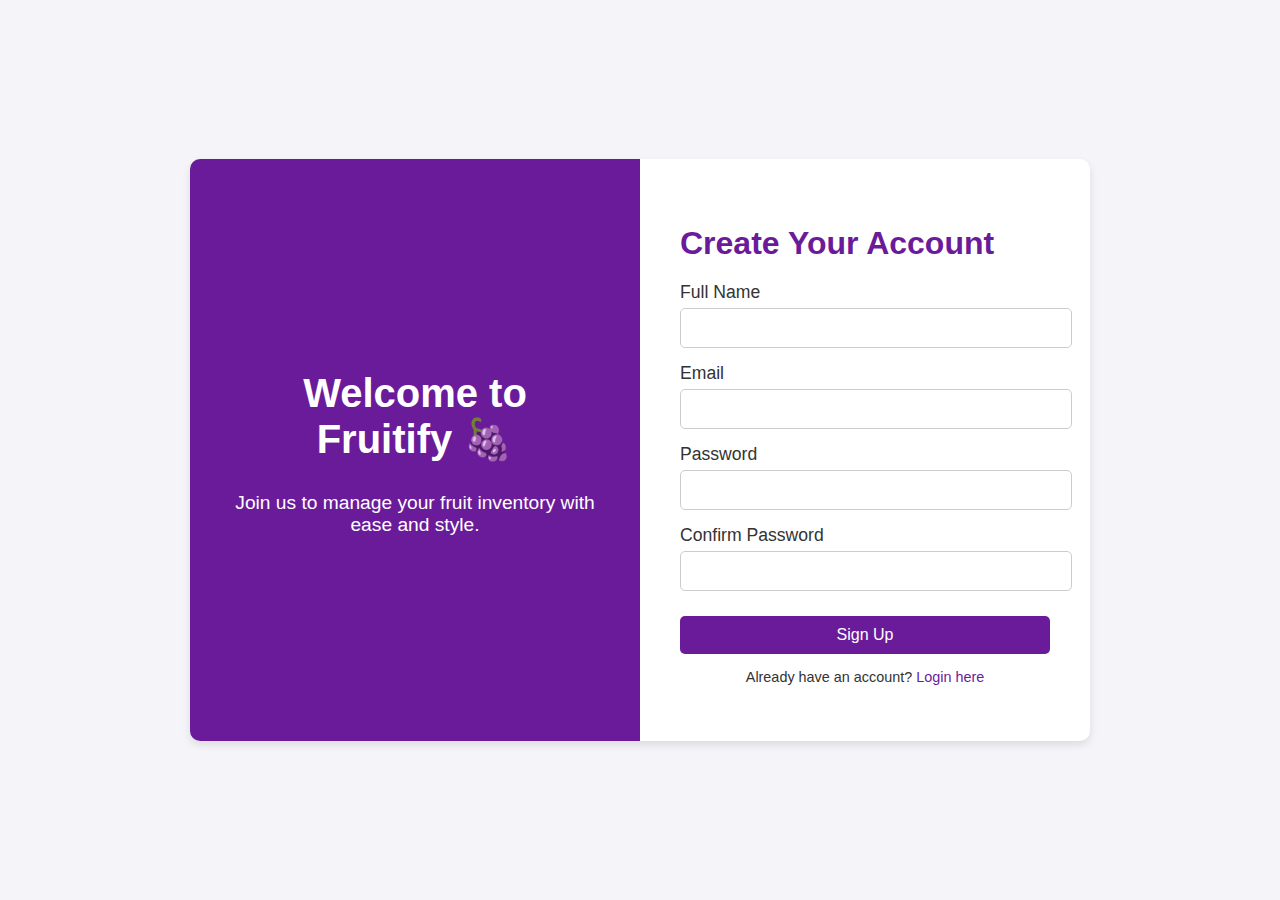
<file: index.html>
<!DOCTYPE html>
<html lang="en">
<head>
    <meta charset="UTF-8">
    <meta name="viewport" content="width=device-width, initial-scale=1.0">
    <title>Sign Up - Fruitify</title>
    <style>
        /* Integrated CSS */
        body {
            font-family: 'Arial', sans-serif;
            margin: 0;
            padding: 0;
            background-color: #f4f4f9;
            color: #333;
            display: flex;
            justify-content: center;
            align-items: center;
            height: 100vh;
        }

        .auth-container {
            display: flex;
            background-color: #fff;
            border-radius: 10px;
            box-shadow: 0 4px 8px rgba(0, 0, 0, 0.1);
            overflow: hidden;
            width: 900px;
        }

        .auth-left, .auth-right {
            flex: 1;
            padding: 40px;
        }

        .auth-left {
            background-color: #6a1b9a;
            color: #fff;
            display: flex;
            flex-direction: column;
            justify-content: center;
            align-items: center;
            text-align: center;
        }

        .auth-left h1 {
            font-size: 2.5rem;
            margin-bottom: 10px;
        }

        .auth-left p {
            font-size: 1.2rem;
        }

        .auth-right h2 {
            font-size: 2rem;
            margin-bottom: 20px;
            color: #6a1b9a;
        }

        .form-group {
            margin-bottom: 15px;
        }

        .form-group label {
            display: block;
            margin-bottom: 5px;
            font-size: 1.1rem;
            color: #333;
        }

        .form-group input {
            width: 100%;
            padding: 10px;
            border: 1px solid #ccc;
            border-radius: 5px;
            font-size: 1rem;
        }

        .btn {
            background-color: #6a1b9a;
            color: #fff;
            padding: 10px 20px;
            border: none;
            border-radius: 5px;
            cursor: pointer;
            font-size: 1rem;
            width: 100%;
            margin-top: 10px;
        }

        .btn:hover {
            background-color: #4a148c;
        }

        .auth-link {
            text-align: center;
            margin-top: 15px;
            font-size: 0.9rem;
        }

        .auth-link a {
            color: #6a1b9a;
            text-decoration: none;
        }

        .auth-link a:hover {
            text-decoration: underline;
        }

        .message {
            text-align: center;
            margin-top: 15px;
            font-size: 1rem;
            color: red;
        }
    </style>
</head>
<body>
    <div class="auth-container">
        <div class="auth-left">
            <h1>Welcome to Fruitify 🍇</h1>
            <p>Join us to manage your fruit inventory with ease and style.</p>
        </div>
        <div class="auth-right">
            <h2>Create Your Account</h2>
            <form id="signup-form">
                <div class="form-group">
                    <label for="name">Full Name</label>
                    <input type="text" id="name" name="name" required>
                </div>
                <div class="form-group">
                    <label for="email">Email</label>
                    <input type="email" id="email" name="email" required>
                </div>
                <div class="form-group">
                    <label for="password">Password</label>
                    <input type="password" id="password" name="password" required>
                </div>
                <div class="form-group">
                    <label for="confirm-password">Confirm Password</label>
                    <input type="password" id="confirm-password" name="confirm-password" required>
                </div>
                <button type="submit" class="btn">Sign Up</button>
                <p class="auth-link">Already have an account? <a href="login.html">Login here</a></p>
            </form>
            <p id="message" class="message"></p>
        </div>
        
    </div>

    <script>
        // Signup Form Validation
        const signupForm = document.getElementById('signup-form');
        const message = document.getElementById('message');

        signupForm.addEventListener('submit', (e) => {
            e.preventDefault(); // Prevent form submission

            // Get form values
            const name = document.getElementById('name').value;
            const email = document.getElementById('email').value;
            const password = document.getElementById('password').value;
            const confirmPassword = document.getElementById('confirm-password').value;

            // Basic validation
            if (password !== confirmPassword) {
                message.textContent = "Passwords do not match!";
                message.style.color = "red";
            } else {
                // Store user data in localStorage
                const user = {
                    name: name,
                    email: email,
                    password: password
                };
                localStorage.setItem(email, JSON.stringify(user));

                message.textContent = `Welcome, ${name}! Your account has been created.`;
                message.style.color = "green";
                signupForm.reset(); // Clear the form

                // Redirect to login page after 2 seconds
                setTimeout(() => {
                    window.location.href = "login.html";
                }, 2000);
            }
        });
    </script>
</body>
</html>
</file>
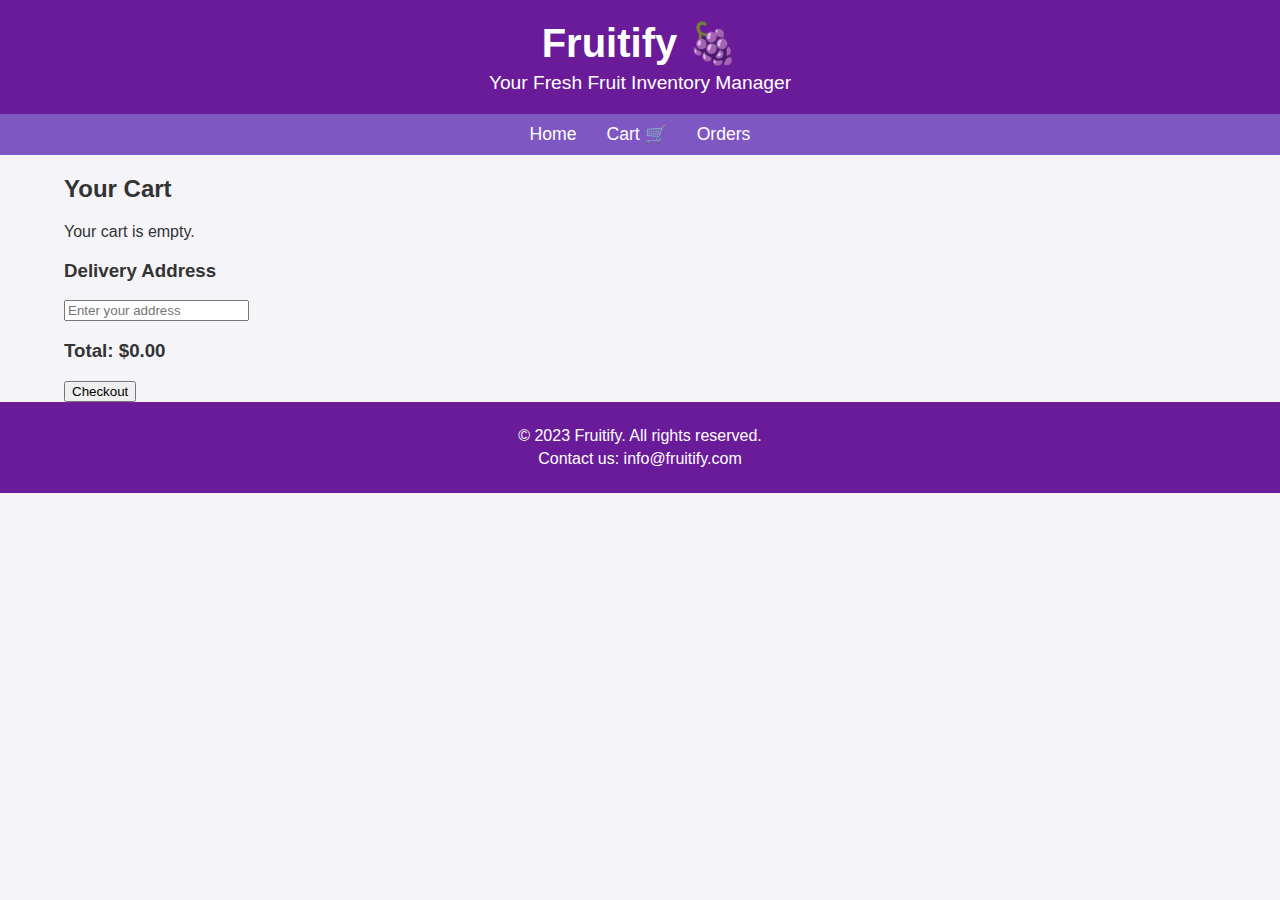
<file: cart.html>
<!DOCTYPE html>
<html lang="en">
<head>
    <meta charset="UTF-8">
    <meta name="viewport" content="width=device-width, initial-scale=1.0">
    <title>Cart - Fruitify</title>
    <link rel="stylesheet" href="style.css">
</head>
<body>
    <header>
        <div class="container">
            <h1>Fruitify 🍇</h1>
            <p>Your Fresh Fruit Inventory Manager</p>
        </div>
    </header>

    <nav>
        <div class="container">
            <ul>
                <li><a href="index.html#home">Home</a></li>
                <li><a href="cart.html">Cart 🛒</a></li>
                <li><a href="orders.html">Orders</a></li>
            </ul>
        </div>
    </nav>

    <section class="cart">
        <div class="container">
            <h2>Your Cart</h2>
            <div id="cart-items" class="cart-grid"></div>
            
            <div class="cart-address">
                <h3>Delivery Address</h3>
                <input type="text" id="address" placeholder="Enter your address" required>
            </div>
            
            <div class="cart-total">
                <h3>Total: $<span id="total-price">0.00</span></h3>
                <button id="checkout-btn" class="btn">Checkout</button>
            </div>
            
            <p id="order-message" style="display: none; font-size: 1.2rem; color: green; margin-top: 20px;"></p>
        </div>
    </section>

    <footer>
        <div class="container">
            <p>&copy; 2023 Fruitify. All rights reserved.</p>
            <p>Contact us: info@fruitify.com</p>
        </div>
    </footer>

    <script>
        document.addEventListener("DOMContentLoaded", function() {
            const cartItems = JSON.parse(localStorage.getItem("cart")) || [];
            const cartContainer = document.getElementById("cart-items");
            const totalPriceElement = document.getElementById("total-price");
            let totalPrice = 0;

            if (cartItems.length === 0) {
                cartContainer.innerHTML = "<p>Your cart is empty.</p>";
            } else {
                cartItems.forEach(item => {
                    const cartItem = document.createElement("div");
                    cartItem.classList.add("cart-item");
                    cartItem.innerHTML = `
                        <img src="${item.image}" alt="${item.name}" class="cart-img">
                        <div class="cart-info">
                            <h4>${item.name}</h4>
                            <p>Quantity: ${item.quantity}</p>
                            <p>Price: $${(item.price * item.quantity).toFixed(2)}</p>
                        </div>
                    `;
                    cartContainer.appendChild(cartItem);
                    totalPrice += item.price * item.quantity;
                });
            }
            totalPriceElement.textContent = totalPrice.toFixed(2);
        });

        document.getElementById("checkout-btn").addEventListener("click", function() {
        const address = document.getElementById("address").value.trim();
        const orderMessage = document.getElementById("order-message");
        const cartItems = JSON.parse(localStorage.getItem("cart")) || [];

        if (address === "" || cartItems.length === 0) {
            alert("Please enter your address and add items to the cart before checkout.");
            return;
        }

        let orders = JSON.parse(localStorage.getItem("orders")) || [];
        orders.push({ address, items: cartItems, date: new Date().toLocaleString() });
        localStorage.setItem("orders", JSON.stringify(orders));

        orderMessage.textContent = "Your order will be delivered shortly.";
        orderMessage.style.display = "block";
        localStorage.removeItem("cart");
        });
    </script>
</body>
</html>
</file>
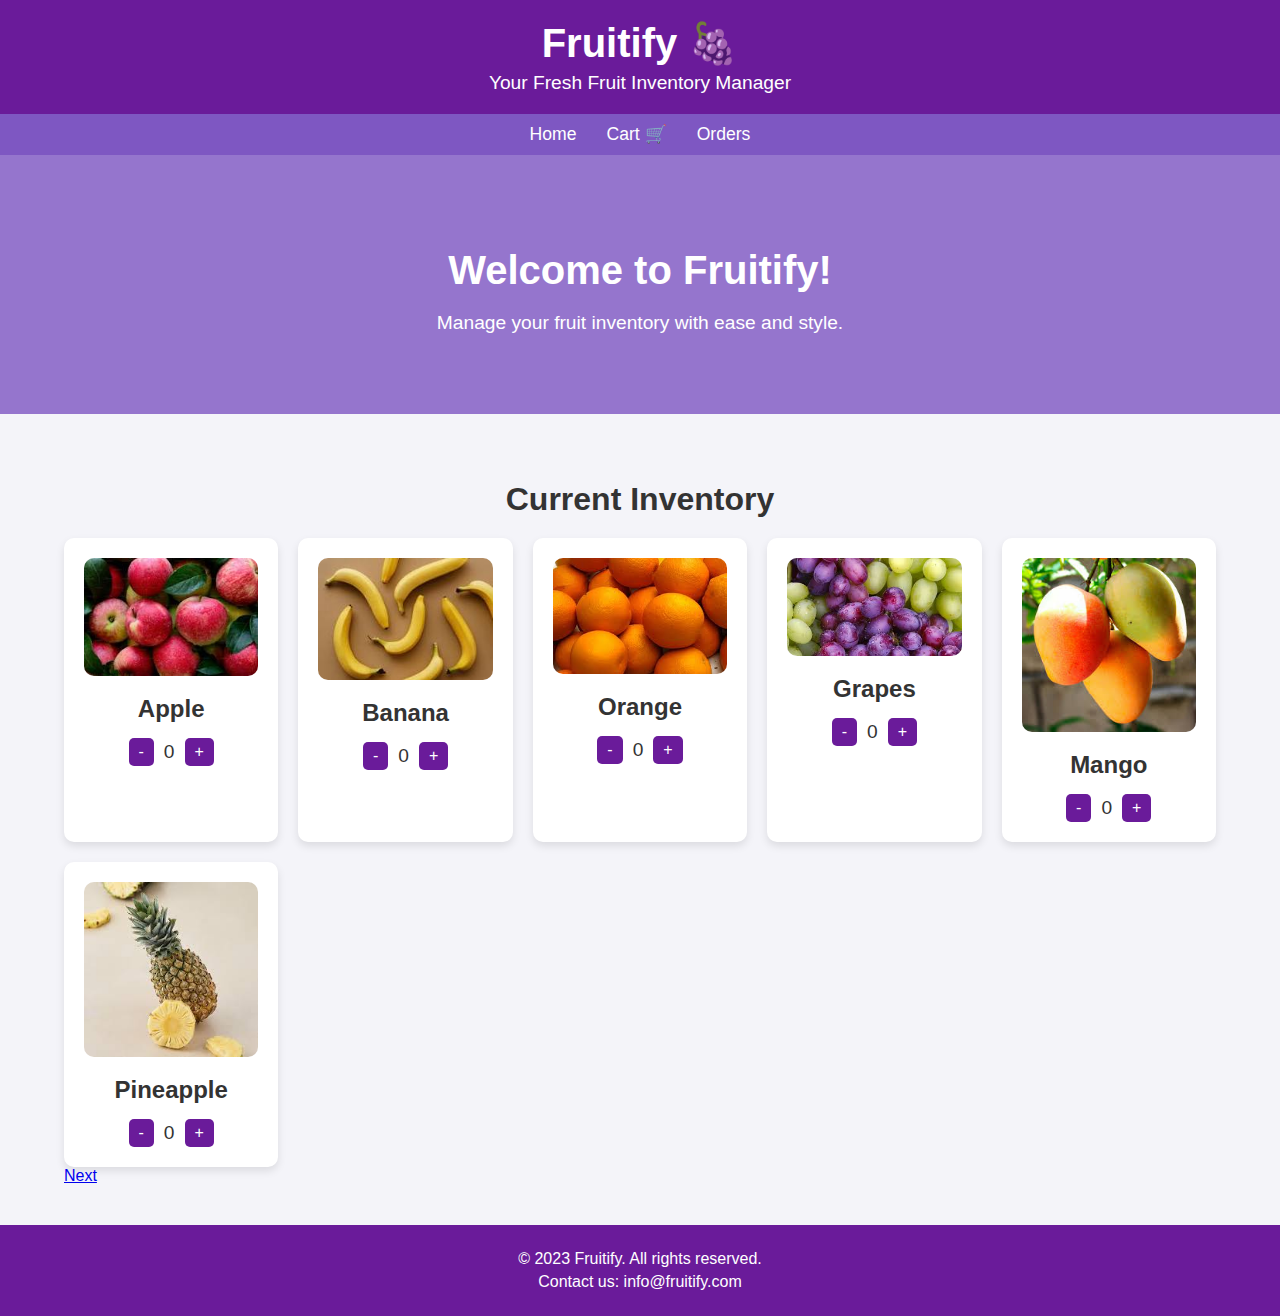
<file: dashboard.html>
<!DOCTYPE html>
<html lang="en">
<head>
    <meta charset="UTF-8">
    <meta name="viewport" content="width=device-width, initial-scale=1.0">
    <title>Fruitify - Fruit Store Inventory</title>
    <link rel="stylesheet" href="style.css">
</head>
<body>
    <header>
        <div class="container">
            <h1>Fruitify 🍇</h1>
            <p>Your Fresh Fruit Inventory Manager</p>
        </div>
    </header>

    <nav>
        <div class="container">
            <ul>
                <li><a href="#home">Home</a></li>
                
                <li><a href="cart.html">Cart 🛒</a></li>
                <li><a href="orders.html">Orders</a></li>
            </ul>
        </div>
    </nav>

    <section id="home" class="hero">
        <div class="container">
            <h2>Welcome to Fruitify!</h2>
            <p>Manage your fruit inventory with ease and style.</p>
        </div>
    </section>

    <section id="inventory" class="inventory">
        <div class="container">
            <h2>Current Inventory</h2>
            <div class="fruit-grid">
                <!-- Fruit Card 1 -->
                <div class="fruit-card">
                    <img src="[data-uri]" alt="Apple">
                    <h3>Apple</h3>
                    <div class="quantity-controls">
                        <button class="btn-minus">-</button>
                        <span class="quantity">0</span>
                        <button class="btn-plus">+</button>
                    </div>
                </div>
                <!-- Fruit Card 2 -->
                <div class="fruit-card">
                    <img src="[data-uri]" alt="Banana">
                    <h3>Banana</h3>
                    
                    <div class="quantity-controls">
                        <button class="btn-minus">-</button>
                        <span class="quantity">0</span>
                        <button class="btn-plus">+</button>
                    </div>
                </div>
                <!-- Fruit Card 3 -->
                <div class="fruit-card">
                    <img src="[data-uri]" alt="Orange">
                    <h3>Orange</h3>
                    
                    <div class="quantity-controls">
                        <button class="btn-minus">-</button>
                        <span class="quantity">0</span>
                        <button class="btn-plus">+</button>
                    </div>
                </div>
                <!-- Fruit Card 4 -->
                <div class="fruit-card">
                    <img src="[data-uri]" alt="Grapes">
                    <h3>Grapes</h3>
                    
                    <div class="quantity-controls">
                        <button class="btn-minus">-</button>
                        <span class="quantity">0</span>
                        <button class="btn-plus">+</button>
                    </div>
                </div>
                <!-- Fruit Card 5 -->
                <div class="fruit-card">
                    <img src="[data-uri]" alt="Mango">
                    <h3>Mango</h3>
                    
                    <div class="quantity-controls">
                        <button class="btn-minus">-</button>
                        <span class="quantity">0</span>
                        <button class="btn-plus">+</button>
                    </div>
                </div>
                <!-- Fruit Card 6 -->
                <div class="fruit-card">
                    <img src="[data-uri]" alt="Pineapple">
                    <h3>Pineapple</h3>
                    
                    <div class="quantity-controls">
                        <button class="btn-minus">-</button>
                        <span class="quantity">0</span>
                        <button class="btn-plus">+</button>
                    </div>
                </div>
            </div>
            <div class="next-btn-container">
                <a href="cart.html" class="btn">Next</a>
            </div>
        </div>

    </section>

    <footer id="contact">
        <div class="container">
            <p>&copy; 2023 Fruitify. All rights reserved.</p>
            <p>Contact us: info@fruitify.com</p>
        </div>
    </footer>

    <script>
        
        // JavaScript to handle + and - buttons
        document.querySelectorAll('.btn-plus').forEach(button => {
            button.addEventListener('click', () => {
                const quantityElement = button.parentElement.querySelector('.quantity');
                let quantity = parseInt(quantityElement.textContent);
                quantityElement.textContent = quantity + 1;
            });
        });

        document.querySelectorAll('.btn-minus').forEach(button => {
            button.addEventListener('click', () => {
                const quantityElement = button.parentElement.querySelector('.quantity');
                let quantity = parseInt(quantityElement.textContent);
                if (quantity > 0) {
                    quantityElement.textContent = quantity - 1;
                }
            });
        });
        document.querySelectorAll('.fruit-card').forEach(card => {
            const plusButton = card.querySelector('.btn-plus');
            const minusButton = card.querySelector('.btn-minus');
            const quantityElement = card.querySelector('.quantity');
            const fruitName = card.querySelector('h3').textContent;
            const fruitImage = card.querySelector('img').src;
            const fruitPrice = Math.floor(Math.random() * 5) + 1; // Random price between $1-$5
    
            function updateCart() {
                let cart = JSON.parse(localStorage.getItem("cart")) || [];
                let existingItem = cart.find(item => item.name === fruitName);
    
                if (parseInt(quantityElement.textContent) > 0) {
                    if (existingItem) {
                        existingItem.quantity = parseInt(quantityElement.textContent);
                    } else {
                        cart.push({
                            name: fruitName,
                            image: fruitImage,
                            quantity: parseInt(quantityElement.textContent),
                            price: fruitPrice
                        });
                    }
                } else {
                    cart = cart.filter(item => item.name !== fruitName);
                }
    
                localStorage.setItem("cart", JSON.stringify(cart));
            }
    
            plusButton.addEventListener('click', () => {
                let quantity = parseInt(quantityElement.textContent);
                quantityElement.textContent = quantity + 1;
                updateCart();
            });
    
            minusButton.addEventListener('click', () => {
                let quantity = parseInt(quantityElement.textContent);
                if (quantity > 0) {
                    quantityElement.textContent = quantity - 1;
                    updateCart();
                }
            });
        });
    </script>
</body>
</html>
</file>
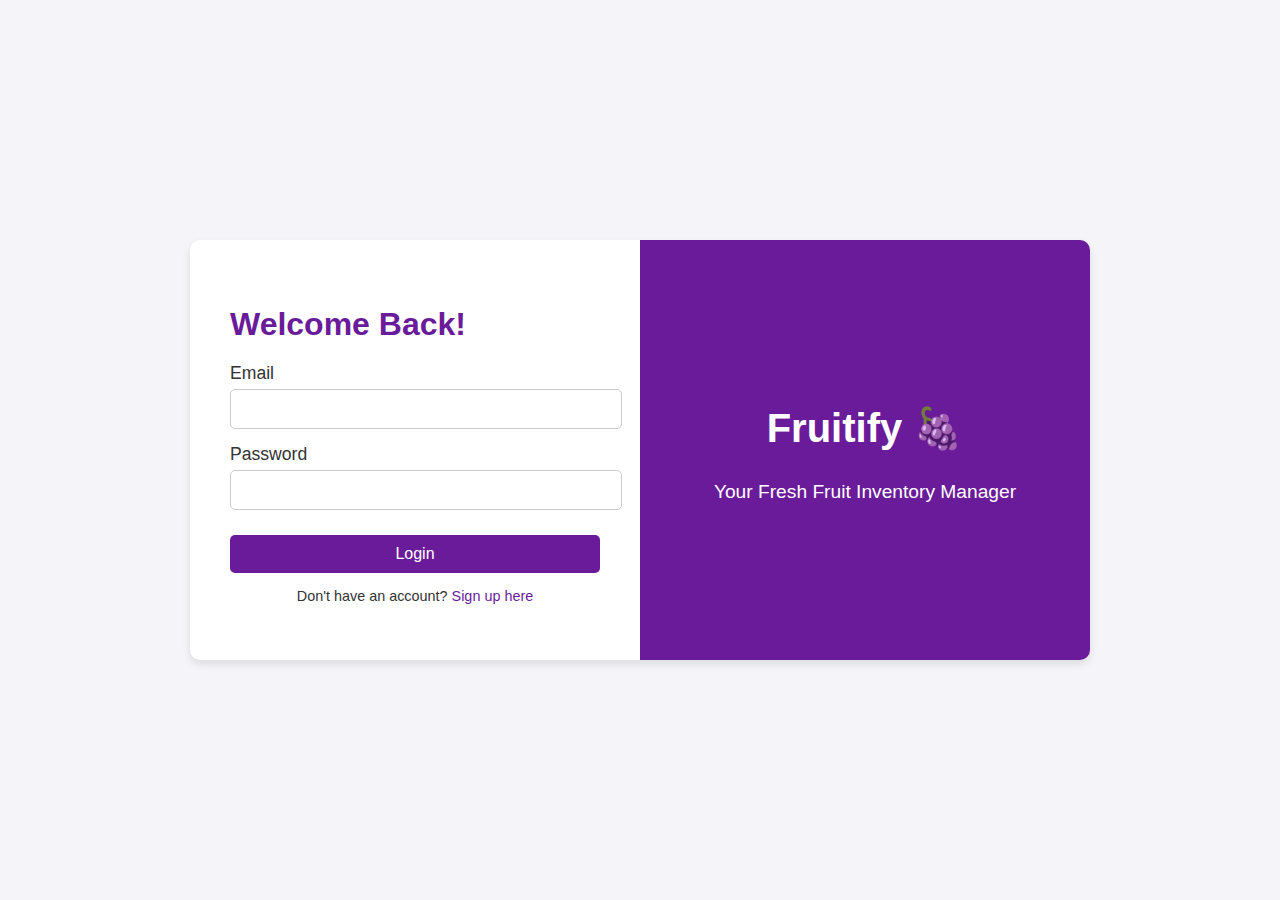
<file: login.html>
<!DOCTYPE html>
<html lang="en">
<head>
    <meta charset="UTF-8">
    <meta name="viewport" content="width=device-width, initial-scale=1.0">
    <title>Login - Fruitify</title>
    <style>
        /* Integrated CSS */
        body {
            font-family: 'Arial', sans-serif;
            margin: 0;
            padding: 0;
            background-color: #f4f4f9;
            color: #333;
            display: flex;
            justify-content: center;
            align-items: center;
            height: 100vh;
        }

        .auth-container {
            display: flex;
            background-color: #fff;
            border-radius: 10px;
            box-shadow: 0 4px 8px rgba(0, 0, 0, 0.1);
            overflow: hidden;
            width: 900px;
        }

        .auth-left, .auth-right {
            flex: 1;
            padding: 40px;
        }

        .auth-left {
            background-color: #6a1b9a;
            color: #fff;
            display: flex;
            flex-direction: column;
            justify-content: center;
            align-items: center;
            text-align: center;
        }

        .auth-left h1 {
            font-size: 2.5rem;
            margin-bottom: 10px;
        }

        .auth-left p {
            font-size: 1.2rem;
        }

        .auth-right h2 {
            font-size: 2rem;
            margin-bottom: 20px;
            color: #6a1b9a;
        }

        .form-group {
            margin-bottom: 15px;
        }

        .form-group label {
            display: block;
            margin-bottom: 5px;
            font-size: 1.1rem;
            color: #333;
        }

        .form-group input {
            width: 100%;
            padding: 10px;
            border: 1px solid #ccc;
            border-radius: 5px;
            font-size: 1rem;
        }

        .btn {
            background-color: #6a1b9a;
            color: #fff;
            padding: 10px 20px;
            border: none;
            border-radius: 5px;
            cursor: pointer;
            font-size: 1rem;
            width: 100%;
            margin-top: 10px;
        }

        .btn:hover {
            background-color: #4a148c;
        }

        .auth-link {
            text-align: center;
            margin-top: 15px;
            font-size: 0.9rem;
        }

        .auth-link a {
            color: #6a1b9a;
            text-decoration: none;
        }

        .auth-link a:hover {
            text-decoration: underline;
        }

        .message {
            text-align: center;
            margin-top: 15px;
            font-size: 1rem;
            color: red;
        }
    </style>
</head>
<body>
    <div class="auth-container">
        <div class="auth-right">
            <h2>Welcome Back!</h2>
            <form id="login-form">
                <div class="form-group">
                    <label for="email">Email</label>
                    <input type="email" id="email" name="email" required>
                </div>
                <div class="form-group">
                    <label for="password">Password</label>
                    <input type="password" id="password" name="password" required>
                </div>
                <button type="submit" class="btn">Login</button>
                <p class="auth-link">Don't have an account? <a href="index.html">Sign up here</a></p>
            </form>
            <p id="message" class="message"></p>
        </div>
        <div class="auth-left">
            <h1>Fruitify 🍇</h1>
            <p>Your Fresh Fruit Inventory Manager</p>
        </div>
    </div>

    <script>
        // Login Form Validation
        const loginForm = document.getElementById('login-form');
        const message = document.getElementById('message');

        loginForm.addEventListener('submit', (e) => {
            e.preventDefault(); // Prevent form submission

            // Get form values
            const email = document.getElementById('email').value;
            const password = document.getElementById('password').value;

            // Retrieve user data from localStorage
            const user = JSON.parse(localStorage.getItem(email));

            // Check credentials
            if (user && user.password === password) {
                message.textContent = "Login successful! Redirecting...";
                message.style.color = "green";
                setTimeout(() => {
                    window.location.href = "dashboard.html"; // Redirect to index.html
                }, 2000);
            } else {
                message.textContent = "Invalid email or password!";
                message.style.color = "red";
            }
        });
    </script>
</body>
</html>
</file>
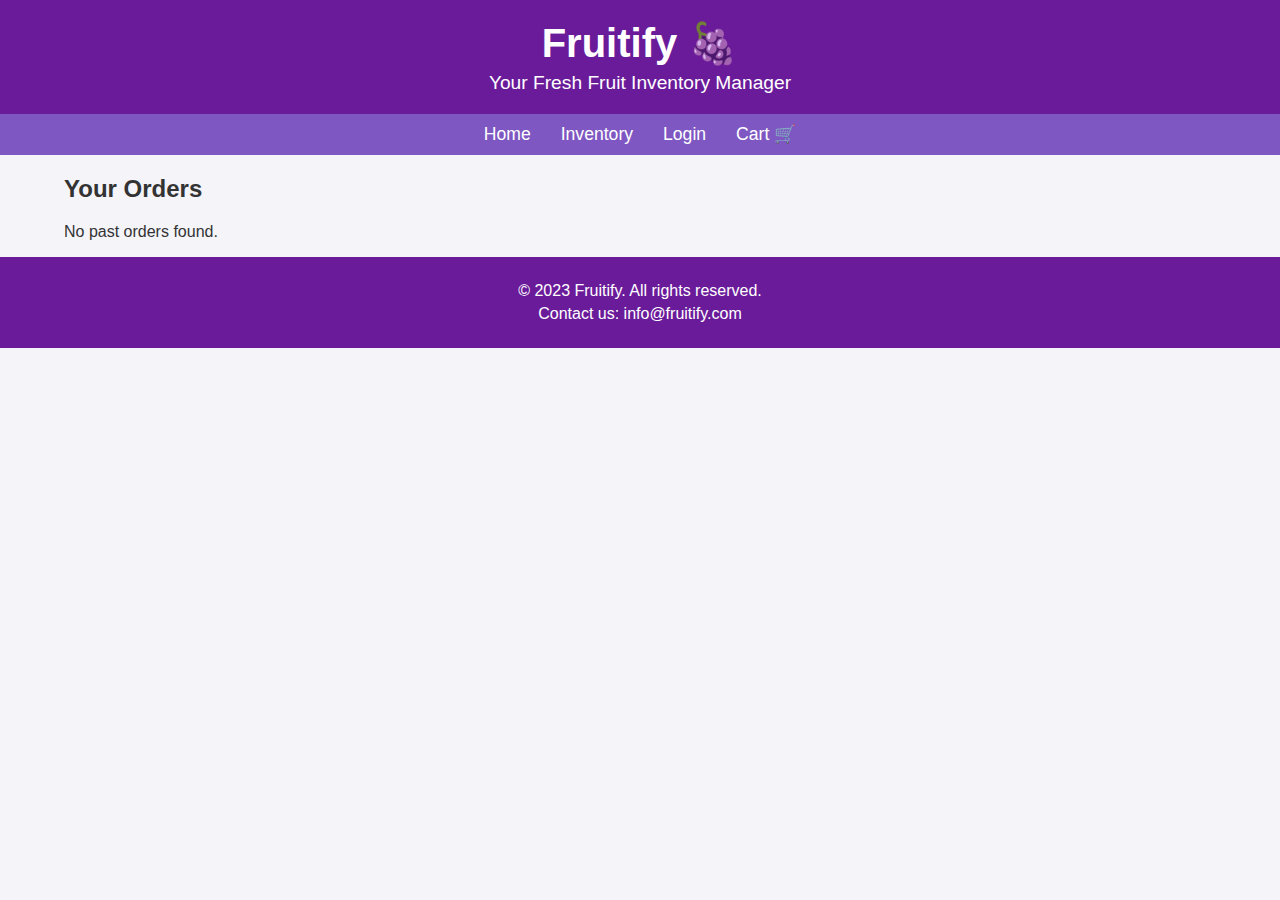
<file: orders.html>
<!DOCTYPE html>
<html lang="en">
<head>
    <meta charset="UTF-8">
    <meta name="viewport" content="width=device-width, initial-scale=1.0">
    <title>Your Orders - Fruitify</title>
    <link rel="stylesheet" href="style.css">
</head>
<body>
    <header>
        <div class="container">
            <h1>Fruitify 🍇</h1>
            <p>Your Fresh Fruit Inventory Manager</p>
        </div>
    </header>

    <nav>
        <div class="container">
            <ul>
                <li><a href="index.html#home">Home</a></li>
                <li><a href="index.html#inventory">Inventory</a></li>
                <li><a href="index.html#login">Login</a></li>
                <li><a href="cart.html">Cart 🛒</a></li>
            </ul>
        </div>
    </nav>

    <section class="orders">
        <div class="container">
            <h2>Your Orders</h2>
            <div id="order-list"></div>
        </div>
    </section>

    <footer>
        <div class="container">
            <p>&copy; 2023 Fruitify. All rights reserved.</p>
            <p>Contact us: info@fruitify.com</p>
        </div>
    </footer>

    <script>
        document.addEventListener("DOMContentLoaded", function() {
            const orders = JSON.parse(localStorage.getItem("orders")) || [];
            const orderList = document.getElementById("order-list");

            if (orders.length === 0) {
                orderList.innerHTML = "<p>No past orders found.</p>";
            } else {
                orders.forEach(order => {
                    const orderDiv = document.createElement("div");
                    orderDiv.classList.add("order-item");
                    orderDiv.innerHTML = `
                        <h3>Order Date: ${order.date}</h3>
                        <p><strong>Delivery Address:</strong> ${order.address}</p>
                        <ul>
                            ${order.items.map(item => `<li>${item.quantity}x ${item.name} - $${(item.price * item.quantity).toFixed(2)}</li>`).join('')}
                        </ul>
                        <hr>
                    `;
                    orderList.appendChild(orderDiv);
                });
            }
        });
    </script>
</body>
</html>
</file>
<file: style.css>
/* General Styles */
body {
    font-family: 'Arial', sans-serif;
    margin: 0;
    padding: 0;
    background-color: #f4f4f9;
    color: #333;
}

.container {
    width: 90%;
    max-width: 1200px;
    margin: 0 auto;
}

/* Header Styles */
header {
    background-color: #6a1b9a;
    color: #fff;
    padding: 20px 0;
    text-align: center;
}

header h1 {
    margin: 0;
    font-size: 2.5rem;
}

header p {
    margin: 5px 0 0;
    font-size: 1.2rem;
}

/* Navigation Styles */
nav {
    background-color: #7e57c2;
    padding: 10px 0;
}

nav ul {
    list-style: none;
    padding: 0;
    margin: 0;
    display: flex;
    justify-content: center;
}

nav ul li {
    margin: 0 15px;
}

nav ul li a {
    color: #fff;
    text-decoration: none;
    font-size: 1.1rem;
}

nav ul li a:hover {
    text-decoration: underline;
}

/* Hero Section Styles */
.hero {
    background-color: #9575cd;
    color: #fff;
    padding: 60px 0;
    text-align: center;
}

.hero h2 {
    font-size: 2.5rem;
    margin-bottom: 10px;
}

.hero p {
    font-size: 1.2rem;
    margin-bottom: 20px;
}

.hero .btn {
    background-color: #6a1b9a;
    color: #fff;
    padding: 10px 20px;
    text-decoration: none;
    border-radius: 5px;
}

.hero .btn:hover {
    background-color: #4a148c;
}

/* Inventory Section Styles */
.inventory {
    padding: 40px 0;
}

.inventory h2 {
    text-align: center;
    font-size: 2rem;
    margin-bottom: 20px;
}

.fruit-grid {
    display: grid;
    grid-template-columns: repeat(auto-fit, minmax(200px, 1fr));
    gap: 20px;
}

.fruit-card {
    background-color: #fff;
    padding: 20px;
    border-radius: 10px;
    box-shadow: 0 4px 8px rgba(0, 0, 0, 0.1);
    text-align: center;
}

.fruit-card img {
    width: 100%;
    height: auto;
    border-radius: 10px;
}

.fruit-card h3 {
    margin: 15px 0 10px;
    font-size: 1.5rem;
}

.fruit-card p {
    margin: 0;
    font-size: 1.1rem;
}

.quantity-controls {
    display: flex;
    justify-content: center;
    align-items: center;
    margin-top: 15px;
}

.quantity-controls button {
    background-color: #6a1b9a;
    color: #fff;
    border: none;
    padding: 5px 10px;
    border-radius: 5px;
    cursor: pointer;
    font-size: 1rem;
}

.quantity-controls button:hover {
    background-color: #4a148c;
}

.quantity-controls .quantity {
    margin: 0 10px;
    font-size: 1.2rem;
}

/* Footer Styles */
footer {
    background-color: #6a1b9a;
    color: #fff;
    padding: 20px 0;
    text-align: center;
}

footer p {
    margin: 5px 0;
}
</file>
